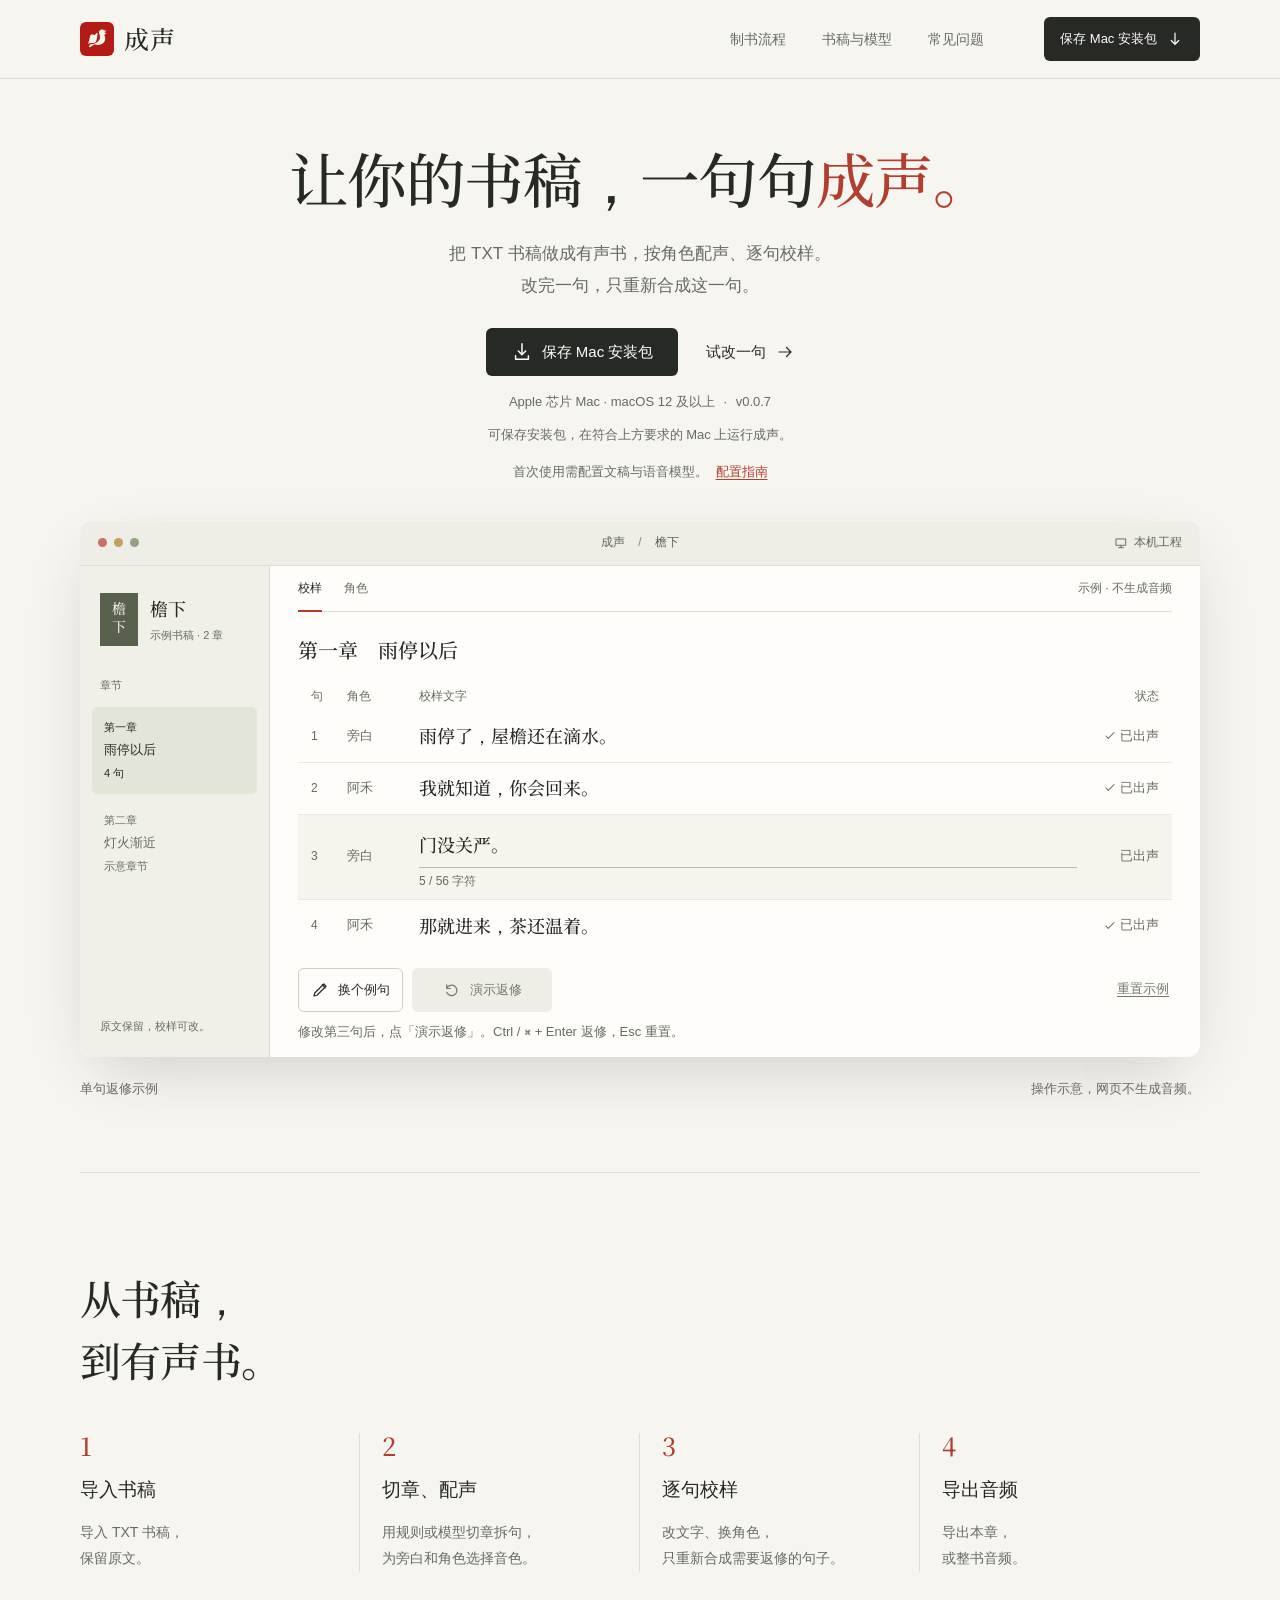
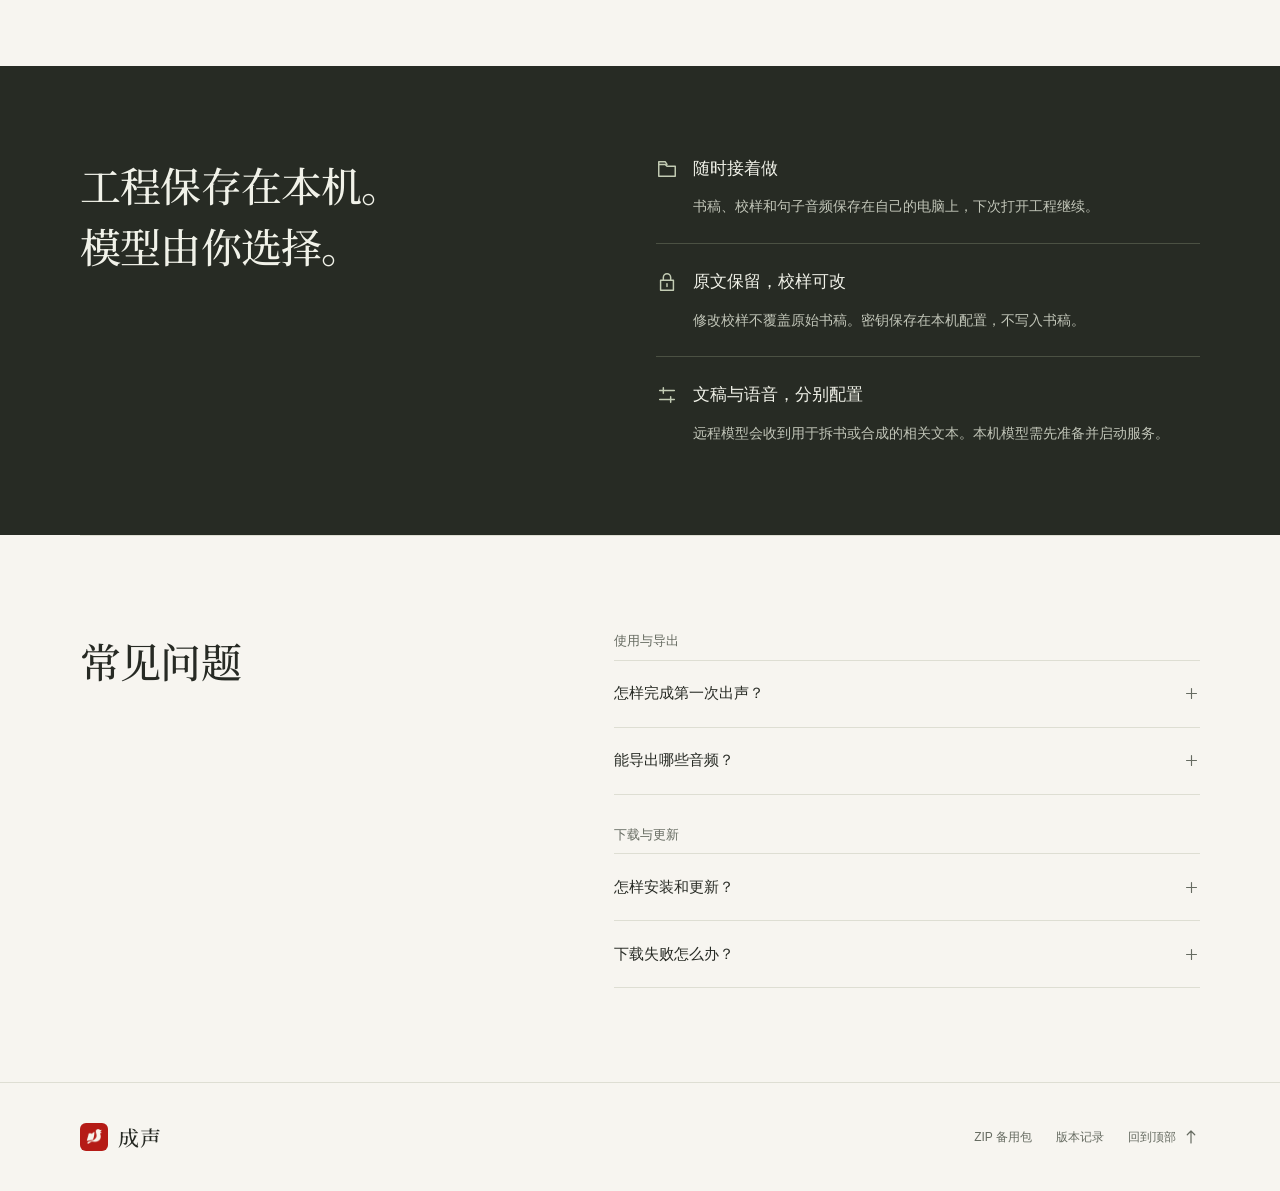
<file: index.html>
<!DOCTYPE html>
<html lang="zh-CN">
  <head>
    <meta charset="utf-8" />
    <meta name="viewport" content="width=device-width, initial-scale=1, viewport-fit=cover" />
    <title>成声 — 让书稿，一句句成声</title>
    <meta name="description" content="在 Mac 上把 TXT 书稿做成有声书。切章、配声、逐句校样，只重新合成修改的句子。支持 Apple 芯片 Mac，需 macOS 12 或更新版本。" />
    <link rel="canonical" href="https://chengsheng.app/" />
    <meta name="theme-color" content="#f7f5f0" />
    <meta http-equiv="Content-Security-Policy" content="default-src 'self'; img-src 'self'; style-src 'self'; script-src 'self'; font-src 'self'; connect-src 'self'; base-uri 'none'; form-action 'none'; object-src 'none'" />
    <meta property="og:type" content="website" />
    <meta property="og:locale" content="zh_CN" />
    <meta property="og:title" content="成声 — 让书稿，一句句成声" />
    <meta property="og:description" content="本机有声书校样台。改一句，听一句，不用整章重来。" />
    <meta property="og:url" content="https://chengsheng.app/" />
    <meta property="og:image" content="https://chengsheng.app/icon.png" />
    <meta property="og:image:width" content="512" />
    <meta property="og:image:height" content="512" />
    <meta name="twitter:card" content="summary" />
    <link rel="icon" href="/icon.png" type="image/png" sizes="512x512" />
    <link rel="apple-touch-icon" href="/icon.png" />
    <link rel="preload" href="/assets/fonts/chengsheng-serif.woff2" as="font" type="font/woff2" crossorigin />
    <link rel="stylesheet" href="/site.css" />
    <script src="/site.js" defer></script>
  </head>
  <body>
    <a class="skip" href="#main">跳到正文</a>
    <header class="site-header">
      <div class="wrap header-inner">
        <a class="brand" href="/#top" aria-label="成声首页">
          <img src="/icon.png" alt="" width="34" height="34" />
          <span>成声</span>
        </a>
        <nav class="desktop-nav" aria-label="主导航">
          <a href="#workflow">制书流程</a>
          <a href="#features">书稿与模型</a>
          <a href="#faq">常见问题</a>
        </nav>
        <div class="header-actions">
          <details class="mobile-nav">
            <summary>导航<svg class="icon icon-small" viewBox="0 0 24 24" aria-hidden="true"><path d="m6 9 6 6 6-6" /></svg></summary>
            <nav aria-label="移动端主导航">
              <a href="#demo">校样示例</a>
              <a href="#workflow">制书流程</a>
              <a href="#features">书稿与模型</a>
              <a href="#faq">常见问题</a>
            </nav>
          </details>
          <a class="button button-small button-ink" data-download="dmg" aria-describedby="platform-limit" href="https://github.com/Ysheep666/chengsheng-site/releases/download/app-v0.0.7/Chengsheng-0.0.7-arm64.dmg"><span data-download-label>下载 Mac 版</span><svg class="icon icon-small" viewBox="0 0 24 24" aria-hidden="true"><path d="M12 4v15m-5-5 5 5 5-5" /></svg></a>
        </div>
      </div>
    </header>

    <main id="main">
      <section class="hero" id="top" aria-labelledby="hero-title">
        <div class="wrap hero-copy">
          <h1 id="hero-title">让你的书稿，<span>一句句<span class="vermilion">成声。</span></span></h1>
          <p class="hero-description">把 TXT 书稿做成有声书，按角色配声、逐句校样。<br />改完一句，只重新合成这一句。</p>
          <div class="hero-actions">
            <a class="button button-primary" id="download-dmg" data-download="dmg" aria-describedby="platform-limit" href="https://github.com/Ysheep666/chengsheng-site/releases/download/app-v0.0.7/Chengsheng-0.0.7-arm64.dmg">
              <svg class="icon" viewBox="0 0 24 24" aria-hidden="true"><path d="M12 3v12m-4-4 4 4 4-4M5 16v4h14v-4" /></svg>
              <span data-download-label>下载 Mac 版</span>
            </a>
            <a class="text-link" href="#demo">试改一句<svg class="icon icon-small" viewBox="0 0 24 24" aria-hidden="true"><path d="M4 12h16m-6-6 6 6-6 6" /></svg></a>
          </div>
          <p class="release-meta" id="platform-limit">Apple 芯片 Mac · macOS 12 及以上<span aria-hidden="true"> · </span>v<span data-release>0.0.7</span></p>
          <p class="platform-note" id="os-note" hidden>可保存安装包，在符合上方要求的 Mac 上运行成声。</p>
          <p class="setup-note">首次使用需配置文稿与语音模型。<a href="#model-help">配置指南</a></p>
          <div class="hero-release-status"><p class="hero-feedback" id="status" role="status"></p><button class="retry-feed" id="retry-feed" type="button" hidden>重新检查新版</button></div>
        </div>

        <figure class="product-demo wrap" id="demo" aria-labelledby="demo-caption">
          <div class="app-window">
            <div class="window-titlebar">
              <span class="window-dots" aria-hidden="true"><i></i><i></i><i></i></span>
              <span>成声 <span class="window-title-separator">/</span> 檐下</span>
              <span class="window-local"><svg class="icon icon-small" viewBox="0 0 24 24" aria-hidden="true"><path d="M4 5h16v11H4zM8 20h8m-4-4v4" /></svg>本机工程</span>
            </div>
            <div class="app-body">
              <aside class="chapter-sidebar" aria-label="示例章节">
                <div class="book-identity"><span class="book-spine" aria-hidden="true">檐下</span><div><strong>檐下</strong><span>示例书稿 · 2 章</span></div></div>
                <p class="sidebar-label">章节</p>
                <ol class="chapter-list">
                  <li class="chapter-selected"><span>第一章</span><strong>雨停以后</strong><small>4 句</small></li>
                  <li><span>第二章</span><strong>灯火渐近</strong><small>示意章节</small></li>
                </ol>
                <p class="sidebar-bottom">原文保留，校样可改。</p>
              </aside>
              <div class="proof-workspace">
                <div class="workspace-toolbar"><div><span class="workspace-tab">校样</span><span>角色</span></div><span class="demo-label" id="demo-label">示例 · 不生成音频</span></div>
                <div class="chapter-heading"><h2>第一章　雨停以后</h2></div>
                <table class="proof-table" role="table" aria-label="四句校样示例" aria-describedby="demo-label">
                  <thead role="rowgroup"><tr class="proof-labels" role="row"><th scope="col" role="columnheader">句</th><th scope="col" role="columnheader">角色</th><th scope="col" role="columnheader">校样文字</th><th scope="col" role="columnheader">状态</th></tr></thead>
                  <tbody role="rowgroup">
                    <tr class="proof-row" role="row"><th class="line-number" scope="row" role="rowheader">1</th><td class="speaker" role="cell">旁白</td><td role="cell"><p>雨停了，屋檐还在滴水。</p></td><td class="line-state" role="cell"><svg class="icon icon-tiny" viewBox="0 0 24 24" aria-hidden="true"><path d="m5 12 4 4L19 6" /></svg>已出声</td></tr>
                    <tr class="proof-row" role="row"><th class="line-number" scope="row" role="rowheader">2</th><td class="speaker" role="cell">阿禾</td><td role="cell"><p>我就知道，你会回来。</p></td><td class="line-state" role="cell"><svg class="icon icon-tiny" viewBox="0 0 24 24" aria-hidden="true"><path d="m5 12 4 4L19 6" /></svg>已出声</td></tr>
                    <tr class="proof-row editable-row" id="demo-row" role="row">
                      <th class="line-number" scope="row" role="rowheader">3</th><td class="speaker" role="cell">旁白</td>
                      <td role="cell"><label class="sentence-editor"><span class="sr">编辑第三句校样，最多 56 个字符</span><textarea id="demo-sentence" rows="1" maxlength="56" autocomplete="off" spellcheck="false" aria-describedby="demo-feedback demo-length demo-state" disabled>门没关严。</textarea><span class="sentence-length" id="demo-length">5 / 56 字符</span></label></td>
                      <td class="line-state" id="demo-state" role="cell">已出声</td>
                    </tr>
                    <tr class="proof-row" role="row"><th class="line-number" scope="row" role="rowheader">4</th><td class="speaker" role="cell">阿禾</td><td role="cell"><p>那就进来，茶还温着。</p></td><td class="line-state" role="cell"><svg class="icon icon-tiny" viewBox="0 0 24 24" aria-hidden="true"><path d="m5 12 4 4L19 6" /></svg>已出声</td></tr>
                  </tbody>
                </table>
                <div class="demo-controls" id="demo-controls" hidden>
                  <button class="button button-outline" id="edit-demo" type="button"><svg class="icon icon-small" viewBox="0 0 24 24" aria-hidden="true"><path d="m15 5 4 4M4 20l4-1L20 7l-3-3L5 16z" /></svg>换个例句</button>
                  <button class="button button-demo" id="render-demo" type="button" disabled><svg class="icon icon-small" viewBox="0 0 24 24" aria-hidden="true"><path d="M5 5v5h5M5 10a7 7 0 1 1 0 5" /></svg><span>演示返修</span></button>
                  <button class="reset-demo" id="reset-demo" type="button" disabled>重置示例</button>
                </div>
                <p class="demo-feedback" id="demo-feedback" role="status">静态校样示例。</p>
                <noscript><p class="demo-feedback">启用 JavaScript 可操作此示例，下载不受影响。</p></noscript>
              </div>
            </div>
          </div>
          <figcaption id="demo-caption"><span>单句返修示例</span><span class="demo-disclaimer">操作示意，网页不生成音频。</span></figcaption>
        </figure>
      </section>

      <section class="workflow section wrap" id="workflow" aria-labelledby="workflow-title">
        <div class="section-intro"><h2 id="workflow-title">从书稿，<br />到有声书。</h2></div>
        <ol class="workflow-steps">
          <li><span class="step-number">1</span><h3>导入书稿</h3><p>导入 TXT 书稿，<br />保留原文。</p></li>
          <li><span class="step-number">2</span><h3>切章、配声</h3><p>用规则或模型切章拆句，<br />为旁白和角色选择音色。</p></li>
          <li><span class="step-number">3</span><h3>逐句校样</h3><p>改文字、换角色，<br />只重新合成需要返修的句子。</p></li>
          <li><span class="step-number">4</span><h3>导出音频</h3><p>导出本章，<br />或整书音频。</p></li>
        </ol>
      </section>

      <section class="local-section" id="features" aria-labelledby="local-title">
        <div class="wrap local-grid">
          <div class="local-heading"><h2 id="local-title">工程保存在本机。<br />模型由你选择。</h2></div>
          <dl class="local-facts">
            <div><dt><svg class="icon" viewBox="0 0 24 24" aria-hidden="true"><path d="M3 7h7l2 2h9v11H3zM3 7V4h7l2 3" /></svg>随时接着做</dt><dd>书稿、校样和句子音频保存在自己的电脑上，下次打开工程继续。</dd></div>
            <div><dt><svg class="icon" viewBox="0 0 24 24" aria-hidden="true"><path d="M8 10V7a4 4 0 0 1 8 0v3M5 10h14v11H5zM12 14v3" /></svg>原文保留，校样可改</dt><dd>修改校样不覆盖原始书稿。密钥保存在本机配置，不写入书稿。</dd></div>
            <div><dt><svg class="icon" viewBox="0 0 24 24" aria-hidden="true"><path d="M4 7h16M4 17h16M8 4v6m8 4v6" /></svg>文稿与语音，分别配置</dt><dd>远程模型会收到用于拆书或合成的相关文本。本机模型需先准备并启动服务。</dd></div>
          </dl>
        </div>
      </section>

      <section class="faq-section section wrap" id="faq" aria-labelledby="faq-title">
        <div class="faq-heading"><h2 id="faq-title">常见问题</h2></div>
        <div class="faq-list">
          <h3 class="faq-group-title">使用与导出</h3>
          <details id="model-help"><summary>怎样完成第一次出声？<svg class="icon" viewBox="0 0 24 24" aria-hidden="true"><path d="M12 5v14M5 12h14" /></svg></summary>
            <div class="first-voice-guide">
              <p>先准备文稿模型（用于拆书）和语音模型（用于出声）的服务配置。本机模型需先启动服务。</p>
              <p>首次导入需要两类当前模型可用、至少一个已启用音色，以及运行中的成声引擎。引擎是应用的处理进程，与模型服务不同。</p>
              <ol>
                <li><strong>配置两类模型</strong><p>按所选服务的说明，准备模型 ID、接口地址和所需凭据（如 API 密钥）。安装包不附带模型服务配置。</p><p>在「配置」→「文稿」点「添加模型」，填写服务信息并保存，再点「校验」；需要时点「设为当前」。到「语音」完成同样设置。</p><p class="guide-check">确认：两类模型都通过校验，并显示为当前。</p></li>
                <li><strong>启用音色，再试听</strong><p>支持目录的服务可点「刷新目录」，新音色需手动「启用」。其他服务按页面提示选用音色，或添加音色 ID / 参考音频，再「试听」。</p><p class="guide-check">确认：至少一个音色已启用，且试听成功。</p></li>
                <li><strong>导入短稿，切章拆句</strong><p>回到「书籍」，导入带「第一章」等章题的短 TXT，再点「切章」。规则方式不调用文稿模型，但首次导入仍要求文稿模型可用。</p></li>
                <li><strong>校样、合成、导出</strong><p>为旁白和角色选择音色，未标注的对白先补角色。点「合成本章」，试听后「导出本章」。</p></li>
              </ol>
              <p class="guide-recovery">导入不可用时，检查两类当前模型、已启用音色和引擎状态。引擎停止时，按应用提示重启；校验或试听失败时，按错误提示检查服务、地址和凭据。</p>
            </div>
          </details>
          <details><summary>能导出哪些音频？<svg class="icon" viewBox="0 0 24 24" aria-hidden="true"><path d="M12 5v14M5 12h14" /></svg></summary><p>可导出本章或整书 WAV。整书导出包含有声章节的文件和整书音频；缺句或无声章节会先提示是否跳过。选择跳过后，结果可能不完整。</p></details>
          <h3 class="faq-group-title">下载与更新</h3>
          <details><summary>怎样安装和更新？<svg class="icon" viewBox="0 0 24 24" aria-hidden="true"><path d="M12 5v14M5 12h14" /></svg></summary><p>打开 DMG，把成声拖入「应用程序」后打开。有新版时，成声会自动下载并核对文件，在「配置」点「重启安装」后生效。</p></details>
          <details><summary>下载失败怎么办？<svg class="icon" viewBox="0 0 24 24" aria-hidden="true"><path d="M12 5v14M5 12h14" /></svg></summary><p>先查看浏览器下载列表，再重试首屏下载链接；也可用页脚的 ZIP 备用包，解压后将成声放入「应用程序」。检查新版失败不影响当前版本下载。</p></details>
        </div>
      </section>
    </main>

    <footer class="site-footer"><div class="wrap footer-inner"><a class="brand" href="/#top"><img src="/icon.png" alt="" width="28" height="28" loading="lazy" /><span>成声</span></a><nav aria-label="页脚导航"><a id="download-zip" data-download="zip" aria-describedby="platform-limit" href="https://github.com/Ysheep666/chengsheng-site/releases/download/app-v0.0.7/Chengsheng-0.0.7-arm64.zip">ZIP 备用包</a><a href="https://github.com/Ysheep666/chengsheng-site/releases">版本记录</a><a href="#top">回到顶部<svg class="icon icon-small" viewBox="0 0 24 24" aria-hidden="true"><path d="M12 20V4m-5 5 5-5 5 5" /></svg></a></nav><p class="footer-download-status" id="zip-status" role="status"></p></div></footer>
    <div hidden>
      <span data-file="dmg">Chengsheng-0.0.7-arm64.dmg</span>
      <span data-file="zip">Chengsheng-0.0.7-arm64.zip</span>
      <code data-checksum>e7f00735704ab03520f75cc772238afeacc7c1dc770148318716f86f18413b1a</code>
      <p class="lede" data-release-notes>切章、拆句可选规则或模型；支持校样中的手动分句。安装包自带解释器，首次使用需配置文稿与语音模型。</p>
    </div>
  </body>
</html>
</file>
<file: site.css>
@font-face {
  font-family: "Chengsheng Serif";
  src: url("/assets/fonts/chengsheng-serif.woff2") format("woff2");
  font-style: normal;
  font-weight: 500 700;
  font-display: swap;
}

:root {
  --paper: #f7f5f0;
  --white: #fffdfa;
  --ink: #272a24;
  --muted: #666b61;
  --line: #deded3;
  --soft: #eeeee5;
  --accent: #b23e30;
  --accent-hover: #963326;
  --accent-wash: #f9eae3;
  --room: #272b24;
  --room-text: #f1f2e9;
  --room-muted: #c1c5b8;
  --ui: -apple-system, BlinkMacSystemFont, "PingFang SC", "Microsoft YaHei", sans-serif;
  --book: "Chengsheng Serif", "Songti SC", "STSong", serif;
  --mono: "SFMono-Regular", Consolas, "Liberation Mono", monospace;
  --ease: cubic-bezier(0.16, 1, 0.3, 1);
  color-scheme: light;
  font-family: var(--ui);
  color: var(--ink);
  background: var(--paper);
  font-synthesis: none;
}

* { box-sizing: border-box; }
html { scroll-behavior: smooth; scroll-padding-top: 104px; }
body { margin: 0; font-size: 16px; line-height: 1.75; -webkit-font-smoothing: antialiased; }
button, input, textarea { font: inherit; }
button, a, summary, input, textarea { -webkit-tap-highlight-color: transparent; }
button { cursor: pointer; }
a { color: inherit; text-decoration-thickness: 1px; text-underline-offset: 0.24em; }
img { display: block; max-width: 100%; }
h1, h2, h3, h4, p, figure, dl, dd { margin: 0; }
h1, h2 { font-family: var(--book); font-weight: 600; }
h1, h2, h3 { text-wrap: balance; }
button:disabled { cursor: not-allowed; }
[hidden] { display: none !important; }
:focus-visible { outline: 2px solid var(--accent); outline-offset: 5px; }
::selection { color: var(--ink); background: #e9c2b2; }
input, textarea { caret-color: var(--accent); }
* { scrollbar-width: thin; scrollbar-color: #b9bcb0 var(--paper); }
.wrap { width: min(1120px, calc(100% - 80px)); margin-inline: auto; }
.sr { position: absolute; width: 1px; height: 1px; margin: -1px; padding: 0; overflow: hidden; clip-path: inset(50%); white-space: nowrap; border: 0; }
.skip { position: fixed; top: 8px; left: 16px; z-index: 30; padding: 10px 18px; color: var(--white); background: var(--ink); border-radius: 4px; transform: translateY(-160%); }
.skip:focus { transform: translateY(0); }
.icon { width: 22px; height: 22px; flex: 0 0 auto; fill: none; stroke: currentColor; stroke-width: 1.6; stroke-linecap: round; stroke-linejoin: round; }
.icon-small { width: 18px; height: 18px; }
.icon-tiny { width: 14px; height: 14px; stroke-width: 1.8; }
.vermilion { color: var(--accent); }

.site-header { position: sticky; top: 0; z-index: 20; background: var(--paper); border-bottom: 1px solid var(--line); }
.header-inner { display: flex; align-items: center; justify-content: space-between; gap: 32px; min-height: 78px; }
.brand { display: inline-flex; align-items: center; gap: 10px; min-height: 44px; text-decoration: none; white-space: nowrap; }
.brand img { border-radius: 6px; }
.brand > span { font-family: var(--book); font-size: 25px; font-weight: 600; letter-spacing: 0.03em; }
.desktop-nav { display: flex; align-items: center; gap: 36px; margin-left: auto; margin-right: 28px; }
.desktop-nav a { display: flex; align-items: center; min-height: 44px; color: var(--muted); font-size: 14px; text-decoration: none; }
.desktop-nav a:hover { color: var(--accent); }
.header-actions { display: flex; align-items: center; gap: 16px; }
.mobile-nav { display: none; position: relative; }
.button { display: inline-flex; align-items: center; justify-content: center; gap: 9px; min-height: 48px; padding: 11px 24px; border: 1px solid transparent; border-radius: 6px; font-size: 15px; font-weight: 500; line-height: 1.5; text-decoration: none; transition: background-color 160ms ease, color 160ms ease, border-color 160ms ease, transform 220ms var(--ease); }
.button:not(:disabled):hover { transform: translateY(-1px); }
.button:not(:disabled):active { transform: translateY(0); }
.button-primary { background: var(--accent); color: var(--white); }
.button-primary:hover { background: var(--accent-hover); }
.button-primary[data-incompatible] { background: var(--ink); }
.button-primary[data-incompatible]:hover { background: #44483d; }
.button-ink { background: var(--ink); color: var(--white); }
.button-ink:hover { background: #44483d; }
.button-small { min-height: 44px; padding: 8px 15px; font-size: 13px; }
.button-outline { background: transparent; border-color: #cdd0c3; color: var(--ink); }
.button-outline:hover { background: var(--soft); border-color: #afb5a2; }
.text-link { display: inline-flex; align-items: center; gap: 10px; min-height: 44px; font-size: 15px; text-decoration: none; }
.text-link:hover { color: var(--accent); }
.text-link .icon { transition: transform 250ms var(--ease); }
.text-link:hover .icon { transform: translateX(3px); }

.hero { padding: 57px 0 72px; }
.hero-copy { text-align: center; }
.hero h1 { font-size: clamp(42px, 4.65vw, 67px); line-height: 1.4; letter-spacing: -0.025em; }
.hero-description { margin-top: 19px; color: var(--muted); font-size: 17px; line-height: 1.85; }
.hero-actions { display: flex; align-items: center; justify-content: center; flex-wrap: wrap; gap: 28px; margin-top: 27px; }
.hero-actions .button { min-width: 180px; }
.release-meta { margin-top: 15px; color: var(--muted); font-size: 13px; }
.release-meta > span:first-child { margin-inline: 5px; }
.platform-note { max-width: 34em; margin: 10px auto 0; color: var(--muted); font-size: 13px; }
.setup-note { display: flex; flex-wrap: wrap; align-items: center; justify-content: center; gap: 0 8px; margin-top: 4px; color: var(--muted); font-size: 13px; }
.setup-note a { display: inline-flex; align-items: center; min-height: 44px; color: var(--accent); text-underline-offset: 0.25em; }
.hero-feedback { min-height: 22px; margin-top: 7px; color: var(--muted); font-size: 13px; }
.hero-feedback:empty { display: none; }
.hero-feedback[data-alert] { color: var(--accent); }
.hero-release-status { display: flex; flex-wrap: wrap; align-items: baseline; justify-content: center; gap: 0 12px; }
.retry-feed { min-height: 44px; padding: 3px 0; border: 0; background: transparent; color: var(--accent); font-size: 13px; text-decoration: underline; text-underline-offset: 0.25em; }
.product-demo { margin-top: 26px; }
.app-window { overflow: hidden; border-radius: 12px; background: var(--white); box-shadow: 0 22px 64px -20px rgb(39 43 36 / 23%); text-align: left; }
.window-titlebar { position: relative; display: flex; align-items: center; justify-content: center; gap: 12px; min-height: 45px; border-bottom: 1px solid var(--line); background: #eeeee7; color: #606559; font-size: 12px; }
.window-title-separator { margin-inline: 10px; color: #848b7b; }
.window-dots { position: absolute; left: 18px; display: flex; gap: 7px; }
.window-dots i { width: 9px; height: 9px; border-radius: 50%; background: #c37465; }
.window-dots i:nth-child(2) { background: #c5a05e; }
.window-dots i:nth-child(3) { background: #91a382; }
.window-local { position: absolute; right: 18px; display: flex; align-items: center; gap: 6px; }
.window-local .icon { width: 14px; height: 14px; }
.app-body { display: grid; grid-template-columns: 190px minmax(0, 1fr); }
.chapter-sidebar { display: flex; flex-direction: column; min-width: 0; padding: 27px 20px 20px; background: #f0f0e8; border-right: 1px solid var(--line); }
.book-identity { display: flex; align-items: center; gap: 12px; }
.book-spine { display: flex; align-items: center; justify-content: center; width: 38px; height: 53px; color: #f0eedf; background: #59614c; font-family: var(--book); font-size: 14px; writing-mode: vertical-rl; letter-spacing: 0.2em; }
.book-identity strong { display: block; font-family: var(--book); font-weight: 600; font-size: 18px; }
.book-identity div > span { display: block; margin-top: 1px; color: var(--muted); font-size: 11px; }
.sidebar-label { margin-top: 30px; color: var(--muted); font-size: 11px; }
.chapter-list { margin: 12px -8px 0; padding: 0; list-style: none; }
.chapter-list li { display: grid; grid-template-columns: 1fr; gap: 2px; padding: 11px 12px; border-radius: 5px; color: var(--muted); }
.chapter-list li + li { margin-top: 6px; }
.chapter-list li > span, .chapter-list li > small { font-size: 11px; font-weight: 400; }
.chapter-list li > strong { font-size: 13px; font-weight: 500; }
.chapter-list .chapter-selected { background: #e3e5d9; color: var(--ink); }
.sidebar-bottom { margin-top: auto; padding-top: 24px; color: var(--muted); font-size: 11px; }
.proof-workspace { min-width: 0; padding: 0 28px 13px; }
.workspace-toolbar { display: flex; justify-content: space-between; align-items: center; min-height: 46px; color: var(--muted); border-bottom: 1px solid var(--line); font-size: 12px; }
.workspace-toolbar > div { display: flex; align-self: stretch; gap: 22px; }
.workspace-toolbar > div > span { display: flex; align-items: center; }
.workspace-toolbar .workspace-tab { position: relative; color: var(--ink); font-weight: 600; }
.workspace-tab::after { position: absolute; right: 0; bottom: -1px; left: 0; height: 2px; background: var(--accent); content: ""; }
.demo-label { font-size: 12px; }
.chapter-heading { display: flex; justify-content: space-between; align-items: baseline; gap: 16px; padding-top: 20px; padding-bottom: 15px; }
.chapter-heading h2 { font-size: 20px; }
.proof-table { display: block; width: 100%; border-collapse: collapse; text-align: left; }
.proof-table thead, .proof-table tbody { display: block; }
.proof-labels, .proof-row { display: grid; grid-template-columns: 26px 62px minmax(0, 1fr) 72px; gap: 10px; align-items: center; }
.proof-labels th, .proof-row th { font-weight: 400; }
.proof-row td { min-width: 0; }
.proof-labels { min-height: 29px; padding-inline: 12px; color: var(--muted); font-size: 12px; }
.proof-labels > :last-child { text-align: right; }
.proof-row { min-height: 52px; padding: 8px 12px; border-bottom: 1px solid #e9e9df; }
.proof-row:last-child { border-bottom: 0; }
.line-number { color: var(--muted); font-size: 12px; font-variant-numeric: tabular-nums; }
.speaker { color: var(--muted); font-size: 13px; }
.proof-row p, .sentence-editor textarea { font-family: var(--book); font-size: 18px; font-weight: 500; line-height: 1.65; }
.line-state { display: inline-flex; justify-content: flex-end; align-items: center; gap: 3px; color: var(--muted); font-size: 13px; white-space: nowrap; }
.editable-row { position: relative; background: #f6f4ed; transition: background-color 350ms var(--ease); }
.sentence-editor { display: block; min-width: 0; }
.sentence-editor textarea { display: block; width: 100%; min-height: 44px; padding: 6px 0; overflow: hidden; resize: none; border: 0; border-bottom: 1px solid #b7baac; border-radius: 0; background: transparent; color: var(--ink); }
.sentence-editor textarea:disabled { border-bottom-color: transparent; opacity: 1; -webkit-text-fill-color: var(--ink); }
.sentence-editor textarea:focus-visible { outline-offset: 3px; border-bottom-color: var(--accent); }
.sentence-length { display: block; margin-top: 4px; color: var(--muted); font-family: var(--ui); font-size: 12px; line-height: 1.5; font-variant-numeric: tabular-nums; }
.editable-row.is-changed, .editable-row.is-rendering { background: var(--accent-wash); }
.editable-row.is-changed .line-state, .editable-row.is-rendering .line-state { color: var(--accent); font-weight: 600; }
.editable-row.is-changed textarea { border-bottom-color: var(--accent); }
.editable-row.is-complete { background: #edf1e6; }
.editable-row.is-complete .line-state { color: #475f37; }
.demo-controls { display: flex; align-items: center; flex-wrap: wrap; gap: 9px; margin-top: 16px; }
.demo-controls .button { min-height: 44px; padding: 7px 12px; font-size: 13px; }
.button-demo { min-width: 140px; color: var(--white); background: var(--accent); }
.button-demo:hover { background: var(--accent-hover); }
.button-demo:disabled { background: #eeeee6; color: #747a6b; }
.reset-demo { min-height: 44px; margin-left: auto; padding: 7px 3px; border: 0; background: transparent; color: var(--muted); font-size: 13px; text-decoration: underline; text-underline-offset: 0.25em; }
.reset-demo:disabled { color: #747a6b; }
.reset-demo:not(:disabled):hover { color: var(--accent); }
.demo-feedback { min-height: 23px; margin-top: 9px; color: var(--muted); font-size: 13px; }
.demo-feedback[data-alert] { color: var(--accent); }
.product-demo figcaption { display: flex; justify-content: space-between; align-items: baseline; flex-wrap: wrap; gap: 8px 20px; margin-top: 21px; color: var(--muted); font-size: 13px; }
.product-demo figcaption strong { color: var(--ink); font-weight: 500; }
.demo-disclaimer { font-size: 13px; }
.is-rendering .line-state::before { width: 10px; height: 10px; border: 1px solid #cc9e8e; border-top-color: var(--accent); border-radius: 50%; content: ""; animation: turn 850ms linear infinite; }
@keyframes turn { to { transform: rotate(360deg); } }

.section { padding-block: 94px; }
.workflow { border-top: 1px solid var(--line); }
.section-intro { display: flex; justify-content: space-between; align-items: flex-end; gap: 40px; }
.section-intro h2, .local-heading h2, .faq-heading h2 { font-size: clamp(32px, 3.2vw, 44px); line-height: 1.5; letter-spacing: -0.02em; }
.workflow-steps { display: grid; grid-template-columns: repeat(4, minmax(0, 1fr)); margin: 43px 0 0; padding: 0; list-style: none; }
.workflow-steps li { min-width: 0; padding: 0 22px; border-right: 1px solid var(--line); }
.workflow-steps li:first-child { padding-left: 0; }
.workflow-steps li:last-child { padding-right: 0; border-right: 0; }
.step-number { display: block; margin-bottom: 15px; color: var(--accent); font-family: var(--book); font-size: 25px; line-height: 1; font-variant-numeric: tabular-nums; }
.workflow-steps h3 { margin-bottom: 12px; font-size: 19px; font-weight: 500; }
.workflow-steps p { color: var(--muted); font-size: 14px; line-height: 1.9; }

.local-section { padding-block: 88px; background: var(--room); color: var(--room-text); }
.local-grid { display: grid; grid-template-columns: 1fr 1.12fr; gap: 90px; }
.local-heading h2 { color: var(--room-text); }
.local-facts > div { padding-block: 23px; border-bottom: 1px solid #4b5143; }
.local-facts > div:first-child { padding-top: 0; }
.local-facts > div:last-child { padding-bottom: 0; border-bottom: 0; }
.local-facts dt { display: flex; align-items: center; gap: 15px; font-size: 17px; font-weight: 500; }
.local-facts dt .icon { color: #c3ccb4; }
.local-facts dd { margin: 10px 0 0 37px; color: var(--room-muted); font-size: 14px; line-height: 1.9; }
.local-section :focus-visible { outline-color: #edb5a3; }
.local-section ::selection { background: #7b5144; color: var(--room-text); }

summary { cursor: pointer; }
summary::-webkit-details-marker { display: none; }

.faq-section { display: grid; grid-template-columns: 0.85fr 1.15fr; gap: 100px; border-top: 1px solid var(--line); }
.faq-list { min-width: 0; }
.faq-list details { border-bottom: 1px solid var(--line); }
.faq-group-title { margin-bottom: 7px; color: var(--muted); font-size: 13px; font-weight: 500; }
.faq-group-title:not(:first-child) { margin-top: 29px; }
.faq-group-title + details { border-top: 1px solid var(--line); }
.faq-list summary { display: flex; align-items: center; justify-content: space-between; gap: 20px; min-height: 66px; padding-block: 17px; font-size: 15px; list-style: none; }
.faq-list summary .icon { width: 17px; height: 17px; color: var(--muted); transition: transform 230ms var(--ease); }
.faq-list details[open] summary > .icon { transform: rotate(45deg); }
.faq-list details > p { max-width: 37em; padding: 1px 28px 20px 0; color: var(--muted); font-size: 14px; line-height: 1.95; }
.faq-list p a { display: inline-block; margin-top: 6px; color: var(--accent); }
.first-voice-guide { padding: 1px 0 22px; color: var(--muted); font-size: 14px; line-height: 1.9; }
.first-voice-guide ol { margin: 17px 0; padding-left: 24px; }
.first-voice-guide li + li { margin-top: 18px; }
.first-voice-guide li::marker { color: var(--accent); }
.first-voice-guide strong { color: var(--ink); font-weight: 500; }
.first-voice-guide li p { margin-top: 4px; }
.first-voice-guide li p + p, .first-voice-guide > p + p { margin-top: 10px; }
.first-voice-guide .guide-check { color: var(--ink); font-size: 13px; }
.first-voice-guide .guide-recovery { padding-top: 15px; border-top: 1px solid var(--line); }

.site-footer { border-top: 1px solid var(--line); padding-block: 32px; }
.footer-inner { display: flex; align-items: center; flex-wrap: wrap; gap: 20px 32px; }
.footer-inner .brand > span { font-size: 21px; }
.footer-inner > nav { display: flex; flex-wrap: wrap; gap: 24px; margin-left: auto; }
.footer-inner > nav a, .footer-inner > a:not(.brand) { display: inline-flex; align-items: center; gap: 6px; min-height: 44px; color: var(--muted); font-size: 12px; text-decoration: none; }
.footer-inner a:hover { color: var(--accent); }
.footer-download-status { flex-basis: 100%; color: var(--muted); font-size: 13px; text-align: right; }
.footer-download-status[data-alert] { color: var(--accent); }
.footer-download-status:empty { display: none; }
.not-found-page { display: flex; flex-direction: column; min-height: 100vh; }
.not-found { flex: 1; padding-block: 72px 100px; text-align: center; }
.error-code { color: var(--accent); font-family: var(--book); font-size: 100px; line-height: 1.3; }
.not-found h1 { margin-top: 16px; font-size: clamp(30px, 5vw, 48px); }
.not-found > p:not(.error-code) { margin-top: 20px; color: var(--muted); }

@media (max-width: 1050px) {
  .desktop-nav { gap: 24px; margin-right: 8px; }
  .hero h1 { font-size: 56px; }
  .chapter-sidebar { padding-inline: 16px; }
  .app-body { grid-template-columns: 162px minmax(0, 1fr); }
  .proof-workspace { padding-inline: 20px; }
  .proof-row p, .sentence-editor textarea { font-size: 17px; }
  .local-grid, .faq-section { gap: 60px; }
  .workflow-steps li { padding-inline: 16px; }
  .workflow-steps p br { display: none; }
}

@media (max-width: 820px) {
  .wrap { width: calc(100% - 48px); }
  .header-inner { min-height: 70px; gap: 20px; }
  .desktop-nav { display: none; }
  .mobile-nav { display: block; }
  .mobile-nav > summary { display: flex; align-items: center; gap: 4px; min-height: 44px; padding: 5px; color: var(--muted); font-size: 13px; list-style: none; }
  .mobile-nav[open] > summary .icon { transform: rotate(180deg); }
  .mobile-nav > nav { position: absolute; top: 49px; right: 0; z-index: 25; min-width: 172px; padding: 9px 16px; border: 1px solid var(--line); border-radius: 6px; background: var(--white); }
  .mobile-nav nav a { display: flex; align-items: center; min-height: 44px; color: var(--ink); font-size: 14px; text-decoration: none; }
  .hero { padding-top: 40px; padding-bottom: 58px; }
  .hero h1 { font-size: 52px; }
  .hero h1 > span { display: block; }
  .hero-description { font-size: 16px; }
  .chapter-sidebar { display: none; }
  .app-body { grid-template-columns: minmax(0, 1fr); }
  .product-demo { margin-top: 22px; }
  .section { padding-block: 64px; }
  .workflow-steps { grid-template-columns: repeat(2, minmax(0, 1fr)); gap: 32px 28px; }
  .workflow-steps li { padding-inline: 0; border-right: 0; }
  .workflow-steps li:nth-child(-n+2) { padding-bottom: 26px; border-bottom: 1px solid var(--line); }
  .workflow-steps p br { display: block; }
  .step-number { margin-bottom: 11px; }
  .local-section { padding-block: 64px; }
  .local-grid { grid-template-columns: 1fr 1.15fr; gap: 32px; }
  .local-heading h2 { font-size: 32px; }
  .local-facts dd { margin-left: 0; }
  .faq-section { grid-template-columns: 1fr; gap: 34px; }
  .faq-heading h2 br { display: none; }
  .footer-inner > nav { flex-basis: 100%; margin-left: 0; }
}

@media (max-width: 600px) {
  html { scroll-padding-top: 88px; }
  .wrap { width: calc(100% - 40px); }
  .header-inner { min-height: 66px; gap: 12px; }
  .brand { gap: 7px; }
  .brand img { width: 28px; height: 28px; border-radius: 5px; }
  .brand > span { font-size: 22px; }
  .header-actions { gap: 9px; }
  .header-actions > .button { padding-inline: 11px; font-size: 13px; }
  .header-actions > .button .icon { display: none; }
  .hero { padding-top: 33px; padding-bottom: 48px; }
  .hero h1 { font-size: clamp(33px, 10.5vw, 47px); line-height: 1.55; letter-spacing: -0.025em; }
  .hero-description { max-width: 23em; margin: 15px auto 0; font-size: 14px; line-height: 1.9; }
  .hero-actions { gap: 12px 24px; margin-top: 22px; }
  .hero-actions .button { min-width: 164px; }
  .hero-actions > .text-link { font-size: 13px; }
  .release-meta { margin-top: 12px; font-size: 13px; }
  .platform-note { font-size: 13px; line-height: 1.7; }
  .hero-feedback { margin-top: 5px; font-size: 13px; }
  .window-titlebar { min-height: 40px; font-size: 12px; }
  .window-dots { left: 12px; gap: 5px; }
  .window-dots i { width: 7px; height: 7px; }
  .window-local { display: none; }
  .app-window { border-radius: 8px; }
  .proof-workspace { padding: 0 12px 13px; }
  .workspace-toolbar { min-height: 39px; }
  .chapter-heading { padding: 17px 4px 12px; }
  .chapter-heading h2 { font-size: 18px; }
  .proof-labels, .proof-row { grid-template-columns: 16px 34px minmax(0, 1fr) 60px; gap: 6px; padding-inline: 6px; }
  .proof-labels { font-size: 12px; }
  .proof-row { min-height: 62px; padding-block: 9px; }
  .proof-row p, .sentence-editor textarea { font-size: 16px; line-height: 1.65; }
  .line-state { font-size: 13px; gap: 2px; }
  .line-state .icon { width: 12px; height: 12px; }
  .speaker, .line-number { font-size: 13px; }
  .demo-controls { gap: 7px; margin-top: 13px; }
  .demo-controls .button { min-height: 44px; padding-inline: 10px; font-size: 13px; }
  .demo-controls .button .icon { width: 15px; height: 15px; }
  .reset-demo { min-height: 44px; margin-left: 0; font-size: 13px; }
  .demo-feedback { min-height: 38px; font-size: 13px; line-height: 1.75; }
  .product-demo figcaption { margin-top: 17px; gap: 4px; font-size: 12px; }
  .demo-disclaimer { font-size: 13px; }
  .section { padding-block: 51px; }
  .section-intro { display: block; }
  .section-intro h2, .local-heading h2, .faq-heading h2 { font-size: 31px; line-height: 1.55; }
  .section-intro > p br { display: none; }
  .workflow-steps { gap: 25px 22px; margin-top: 32px; }
  .workflow-steps h3 { font-size: 17px; }
  .workflow-steps p { font-size: 13px; line-height: 1.9; }
  .workflow-steps p br { display: none; }
  .local-section { padding-block: 53px; }
  .local-grid { grid-template-columns: 1fr; gap: 37px; }
  .local-facts dt { font-size: 16px; gap: 13px; }
  .local-facts dd { margin-top: 11px; font-size: 13px; }
  .faq-section { gap: 27px; }
  .faq-heading h2 br { display: block; }
  .faq-list summary { min-height: 62px; font-size: 14px; }
  .faq-list details > p { padding-right: 0; font-size: 14px; }
  .site-footer { padding-block: 24px; }
  .footer-inner { gap: 12px 20px; }
  .footer-inner > nav { justify-content: space-between; gap: 10px; }
  .footer-inner > nav a { font-size: 11px; }
  .not-found { padding-block: 50px 75px; }
  .error-code { font-size: 80px; }
  .not-found > p:not(.error-code) { font-size: 14px; }
}

@media (max-width: 360px) {
  .header-actions { gap: 4px; }
  .mobile-nav summary { font-size: 12px; }
  .mobile-nav summary .icon { width: 14px; }
  .hero-actions { flex-direction: column; gap: 4px; }
  .hero-actions .button { min-width: 182px; }
  .proof-labels, .proof-row { grid-template-columns: 14px 30px minmax(0, 1fr); gap: 5px; }
  .proof-labels > :last-child { position: absolute; width: 1px; height: 1px; overflow: hidden; clip-path: inset(50%); white-space: nowrap; }
  .proof-row .line-state { grid-column: 3; justify-content: flex-start; }
  .proof-row p, .sentence-editor textarea { font-size: 16px; }
  .demo-controls .button { padding-inline: 8px; }
  .demo-controls .button .icon { display: none; }
}

@media (prefers-reduced-motion: reduce) {
  html { scroll-behavior: auto; }
  *, *::before, *::after { animation: none !important; transition: none !important; }
}
@media (forced-colors: active) {
  .button, .app-window, .book-spine { border: 1px solid ButtonText; }
  .editable-row { outline: 1px solid Highlight; }
  .window-dots i { background: ButtonText; }
}
@media print {
  .site-header, .skip, .demo-controls, .reset-demo, .hero-actions { display: none !important; }
  :root, .local-section { background: white; color: black; }
  .wrap { width: 100%; }
  .hero, .section, .local-section { padding-block: 24px; }
  .app-window { box-shadow: none; border: 1px solid #999; }
  .local-heading h2, .local-facts dt, .local-facts dd { color: black; }
  .local-grid, .faq-section { gap: 24px; }
  .faq-list details > p { display: block; }
  a[href^="https://"]::after { content: " (" attr(href) ")"; font-size: 9px; overflow-wrap: anywhere; }
}
</file>
